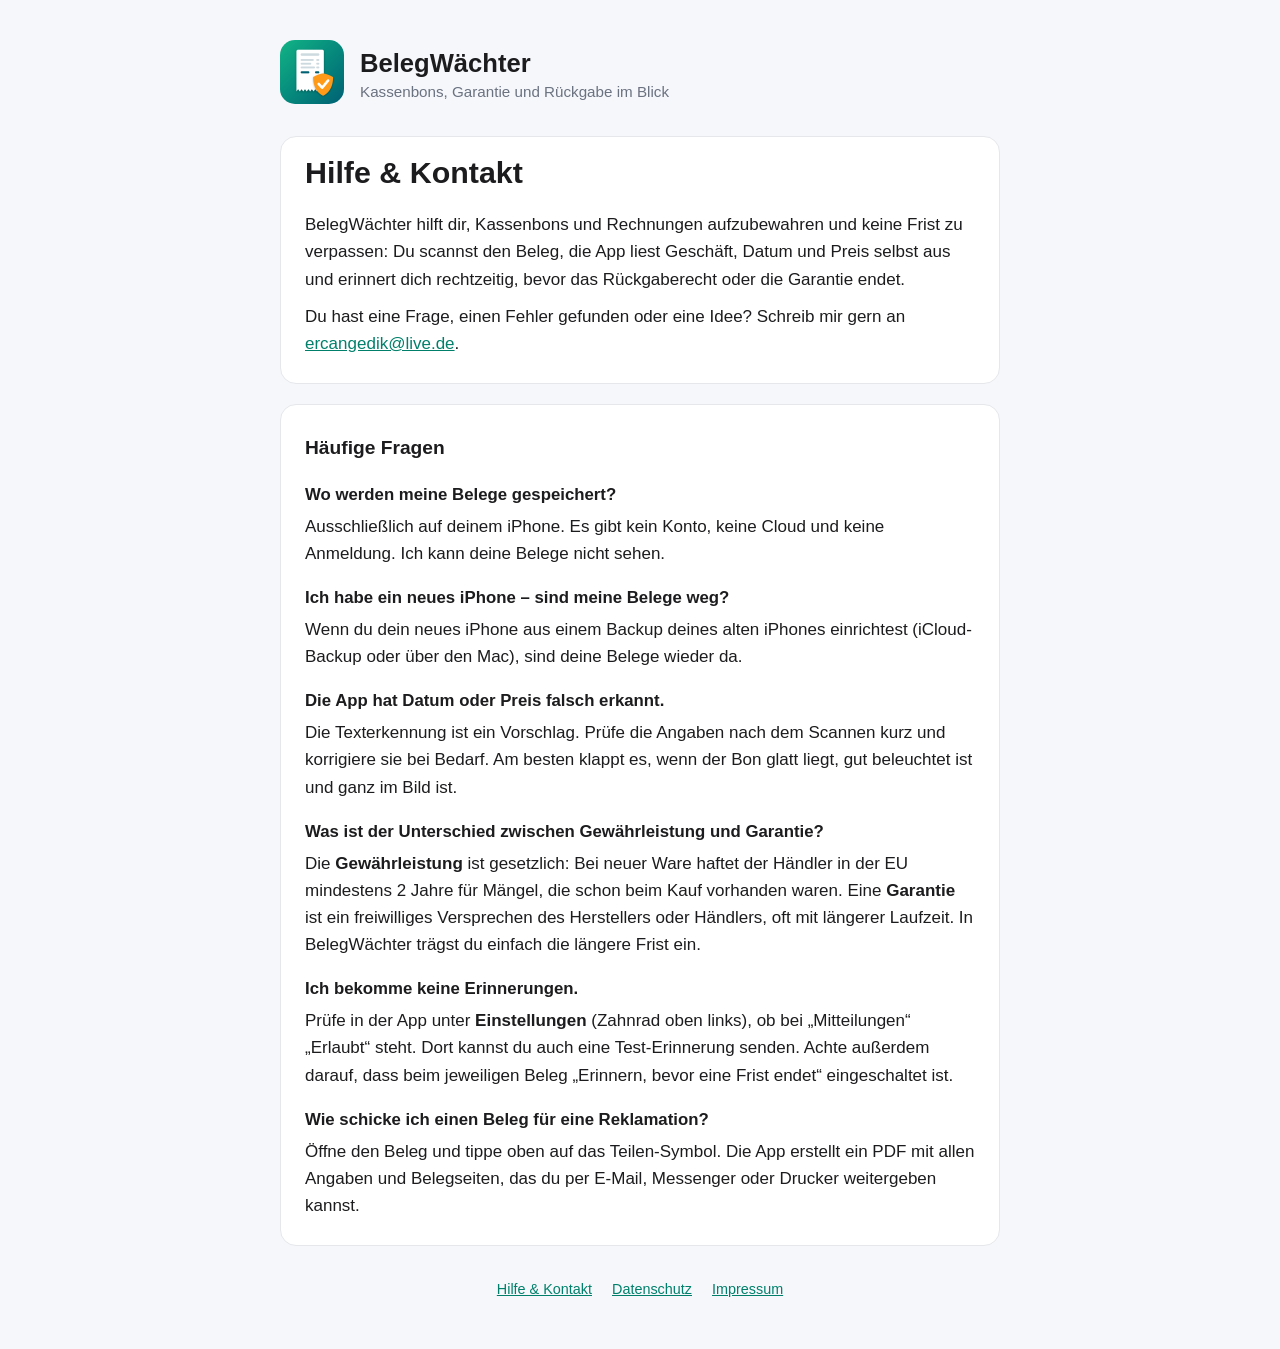
<file: index.html>
<!doctype html>
<html lang="de">
<head>
  <meta charset="utf-8">
  <meta name="viewport" content="width=device-width, initial-scale=1">
  <title>BelegWächter – Hilfe & Kontakt</title>
  <meta name="description" content="BelegWächter: Kassenbons scannen, Garantie und Rückgabefristen im Blick behalten. Hilfe, häufige Fragen und Kontakt.">
  <link rel="icon" href="symbol.png">
  <link rel="stylesheet" href="stil.css">
</head>
<body>
<main>
  <header>
    <a href="./"><img src="symbol.png" alt=""></a>
    <div>
      <a href="./" class="name">BelegWächter</a>
      <div class="unterzeile">Kassenbons, Garantie und Rückgabe im Blick</div>
    </div>
  </header>

  <section>
    <h1>Hilfe &amp; Kontakt</h1>
    <p>BelegWächter hilft dir, Kassenbons und Rechnungen aufzubewahren und keine Frist zu verpassen: Du scannst den Beleg, die App liest Geschäft, Datum und Preis selbst aus und erinnert dich rechtzeitig, bevor das Rückgaberecht oder die Garantie endet.</p>
    <p>Du hast eine Frage, einen Fehler gefunden oder eine Idee? Schreib mir gern an <a href="mailto:ercangedik@live.de">ercangedik@live.de</a>.</p>
  </section>

  <section>
    <h2>Häufige Fragen</h2>

    <h3>Wo werden meine Belege gespeichert?</h3>
    <p>Ausschließlich auf deinem iPhone. Es gibt kein Konto, keine Cloud und keine Anmeldung. Ich kann deine Belege nicht sehen.</p>

    <h3>Ich habe ein neues iPhone – sind meine Belege weg?</h3>
    <p>Wenn du dein neues iPhone aus einem Backup deines alten iPhones einrichtest (iCloud-Backup oder über den Mac), sind deine Belege wieder da.</p>

    <h3>Die App hat Datum oder Preis falsch erkannt.</h3>
    <p>Die Texterkennung ist ein Vorschlag. Prüfe die Angaben nach dem Scannen kurz und korrigiere sie bei Bedarf. Am besten klappt es, wenn der Bon glatt liegt, gut beleuchtet ist und ganz im Bild ist.</p>

    <h3>Was ist der Unterschied zwischen Gewährleistung und Garantie?</h3>
    <p>Die <strong>Gewährleistung</strong> ist gesetzlich: Bei neuer Ware haftet der Händler in der EU mindestens 2 Jahre für Mängel, die schon beim Kauf vorhanden waren. Eine <strong>Garantie</strong> ist ein freiwilliges Versprechen des Herstellers oder Händlers, oft mit längerer Laufzeit. In BelegWächter trägst du einfach die längere Frist ein.</p>

    <h3>Ich bekomme keine Erinnerungen.</h3>
    <p>Prüfe in der App unter <strong>Einstellungen</strong> (Zahnrad oben links), ob bei „Mitteilungen“ „Erlaubt“ steht. Dort kannst du auch eine Test-Erinnerung senden. Achte außerdem darauf, dass beim jeweiligen Beleg „Erinnern, bevor eine Frist endet“ eingeschaltet ist.</p>

    <h3>Wie schicke ich einen Beleg für eine Reklamation?</h3>
    <p>Öffne den Beleg und tippe oben auf das Teilen-Symbol. Die App erstellt ein PDF mit allen Angaben und Belegseiten, das du per E-Mail, Messenger oder Drucker weitergeben kannst.</p>
  </section>

  <footer>
    <a href="./">Hilfe &amp; Kontakt</a>
    <a href="datenschutz.html">Datenschutz</a>
    <a href="impressum.html">Impressum</a>
  </footer>
</main>
</body>
</html>
</file>
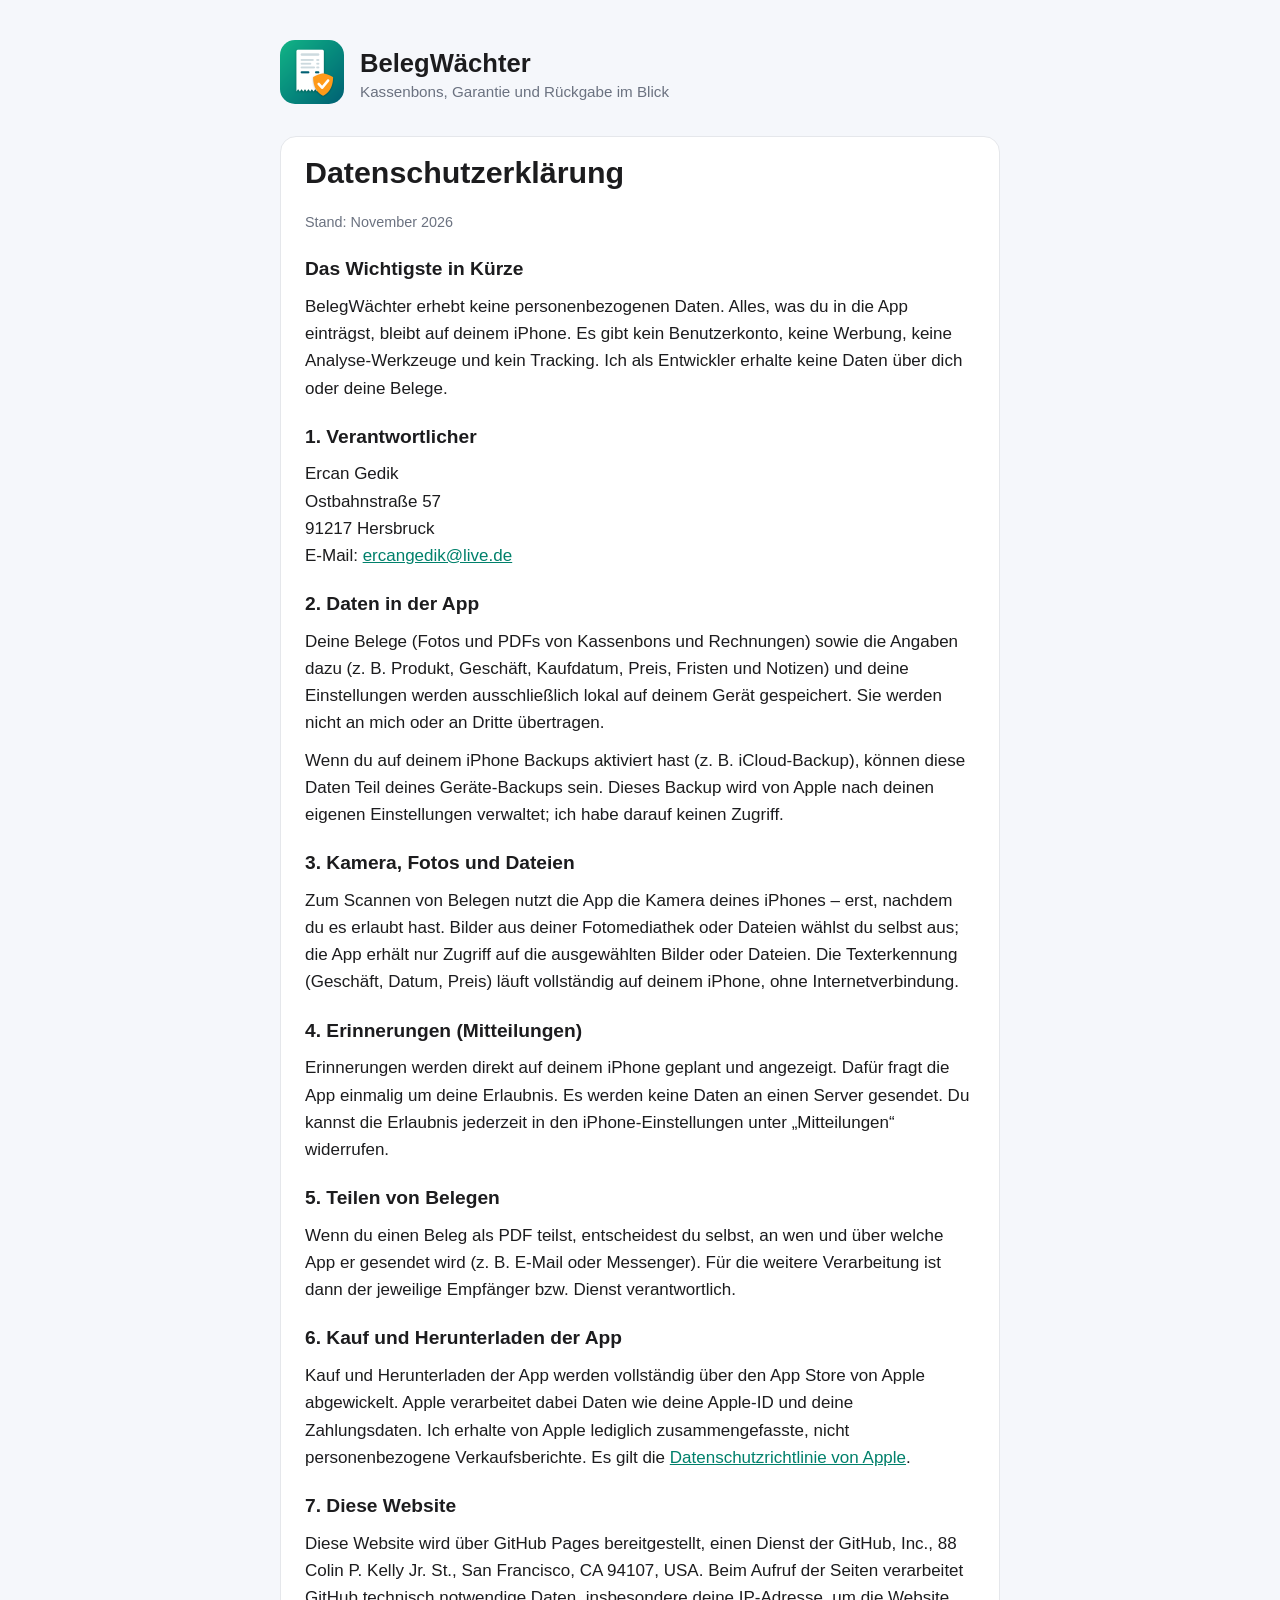
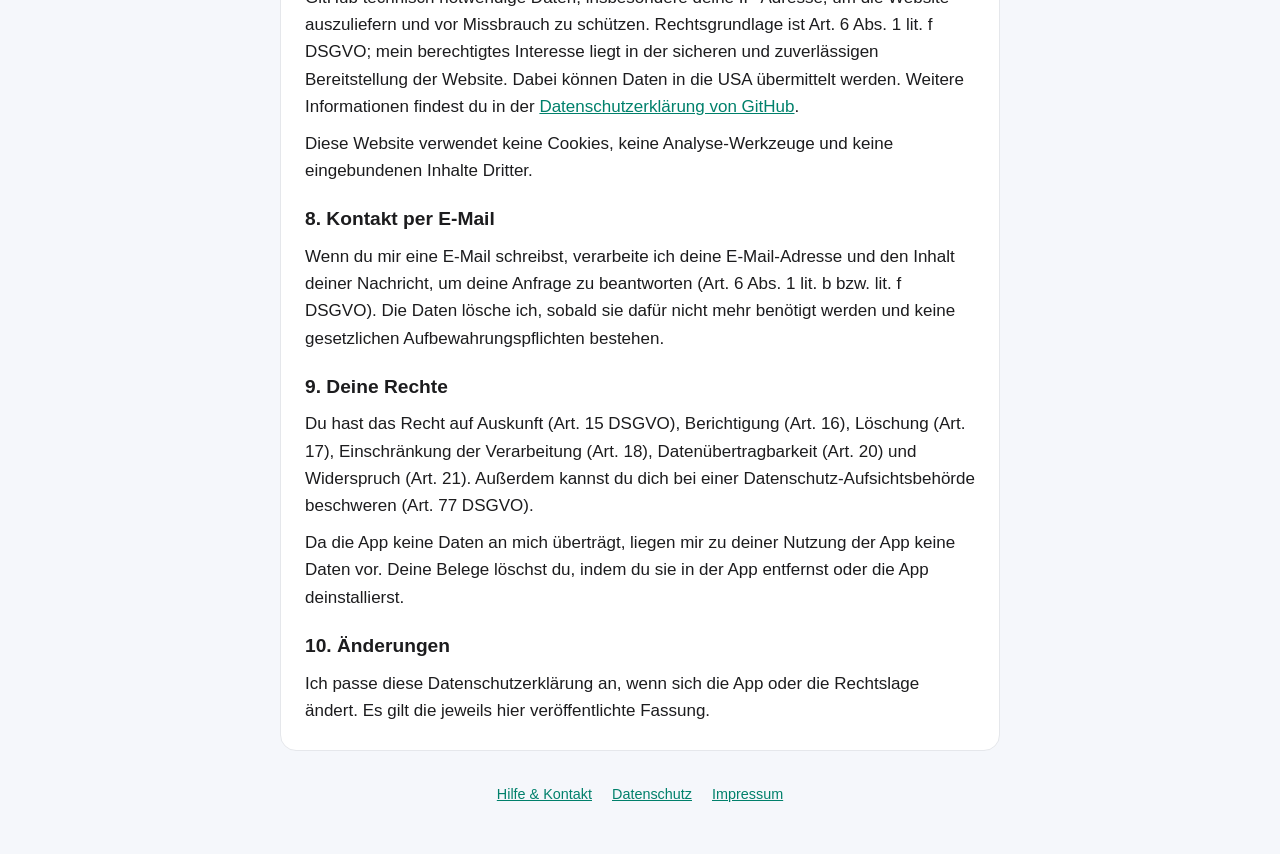
<file: datenschutz.html>
<!doctype html>
<html lang="de">
<head>
  <meta charset="utf-8">
  <meta name="viewport" content="width=device-width, initial-scale=1">
  <title>BelegWächter – Datenschutzerklärung</title>
  <link rel="icon" href="symbol.png">
  <link rel="stylesheet" href="stil.css">
</head>
<body>
<main>
  <header>
    <a href="./"><img src="symbol.png" alt=""></a>
    <div>
      <a href="./" class="name">BelegWächter</a>
      <div class="unterzeile">Kassenbons, Garantie und Rückgabe im Blick</div>
    </div>
  </header>

  <section>
    <h1>Datenschutzerklärung</h1>
    <p class="leise">Stand: November 2026</p>

    <h2>Das Wichtigste in Kürze</h2>
    <p>BelegWächter erhebt keine personenbezogenen Daten. Alles, was du in die App einträgst, bleibt auf deinem iPhone. Es gibt kein Benutzerkonto, keine Werbung, keine Analyse-Werkzeuge und kein Tracking. Ich als Entwickler erhalte keine Daten über dich oder deine Belege.</p>

    <h2>1. Verantwortlicher</h2>
    <p>
      Ercan Gedik<br>
      Ostbahnstraße 57<br>
      91217 Hersbruck<br>
      E-Mail: <a href="mailto:ercangedik@live.de">ercangedik@live.de</a>
    </p>

    <h2>2. Daten in der App</h2>
    <p>Deine Belege (Fotos und PDFs von Kassenbons und Rechnungen) sowie die Angaben dazu (z. B. Produkt, Geschäft, Kaufdatum, Preis, Fristen und Notizen) und deine Einstellungen werden ausschließlich lokal auf deinem Gerät gespeichert. Sie werden nicht an mich oder an Dritte übertragen.</p>
    <p>Wenn du auf deinem iPhone Backups aktiviert hast (z. B. iCloud-Backup), können diese Daten Teil deines Geräte-Backups sein. Dieses Backup wird von Apple nach deinen eigenen Einstellungen verwaltet; ich habe darauf keinen Zugriff.</p>

    <h2>3. Kamera, Fotos und Dateien</h2>
    <p>Zum Scannen von Belegen nutzt die App die Kamera deines iPhones – erst, nachdem du es erlaubt hast. Bilder aus deiner Fotomediathek oder Dateien wählst du selbst aus; die App erhält nur Zugriff auf die ausgewählten Bilder oder Dateien. Die Texterkennung (Geschäft, Datum, Preis) läuft vollständig auf deinem iPhone, ohne Internetverbindung.</p>

    <h2>4. Erinnerungen (Mitteilungen)</h2>
    <p>Erinnerungen werden direkt auf deinem iPhone geplant und angezeigt. Dafür fragt die App einmalig um deine Erlaubnis. Es werden keine Daten an einen Server gesendet. Du kannst die Erlaubnis jederzeit in den iPhone-Einstellungen unter „Mitteilungen“ widerrufen.</p>

    <h2>5. Teilen von Belegen</h2>
    <p>Wenn du einen Beleg als PDF teilst, entscheidest du selbst, an wen und über welche App er gesendet wird (z. B. E-Mail oder Messenger). Für die weitere Verarbeitung ist dann der jeweilige Empfänger bzw. Dienst verantwortlich.</p>

    <h2>6. Kauf und Herunterladen der App</h2>
    <p>Kauf und Herunterladen der App werden vollständig über den App Store von Apple abgewickelt. Apple verarbeitet dabei Daten wie deine Apple-ID und deine Zahlungsdaten. Ich erhalte von Apple lediglich zusammengefasste, nicht personenbezogene Verkaufsberichte. Es gilt die <a href="https://www.apple.com/de/legal/privacy/">Datenschutzrichtlinie von Apple</a>.</p>

    <h2>7. Diese Website</h2>
    <p>Diese Website wird über GitHub Pages bereitgestellt, einen Dienst der GitHub, Inc., 88 Colin P. Kelly Jr. St., San Francisco, CA 94107, USA. Beim Aufruf der Seiten verarbeitet GitHub technisch notwendige Daten, insbesondere deine IP-Adresse, um die Website auszuliefern und vor Missbrauch zu schützen. Rechtsgrundlage ist Art. 6 Abs. 1 lit. f DSGVO; mein berechtigtes Interesse liegt in der sicheren und zuverlässigen Bereitstellung der Website. Dabei können Daten in die USA übermittelt werden. Weitere Informationen findest du in der <a href="https://docs.github.com/de/site-policy/privacy-policies/github-general-privacy-statement">Datenschutzerklärung von GitHub</a>.</p>
    <p>Diese Website verwendet keine Cookies, keine Analyse-Werkzeuge und keine eingebundenen Inhalte Dritter.</p>

    <h2>8. Kontakt per E-Mail</h2>
    <p>Wenn du mir eine E-Mail schreibst, verarbeite ich deine E-Mail-Adresse und den Inhalt deiner Nachricht, um deine Anfrage zu beantworten (Art. 6 Abs. 1 lit. b bzw. lit. f DSGVO). Die Daten lösche ich, sobald sie dafür nicht mehr benötigt werden und keine gesetzlichen Aufbewahrungspflichten bestehen.</p>

    <h2>9. Deine Rechte</h2>
    <p>Du hast das Recht auf Auskunft (Art. 15 DSGVO), Berichtigung (Art. 16), Löschung (Art. 17), Einschränkung der Verarbeitung (Art. 18), Datenübertragbarkeit (Art. 20) und Widerspruch (Art. 21). Außerdem kannst du dich bei einer Datenschutz-Aufsichtsbehörde beschweren (Art. 77 DSGVO).</p>
    <p>Da die App keine Daten an mich überträgt, liegen mir zu deiner Nutzung der App keine Daten vor. Deine Belege löschst du, indem du sie in der App entfernst oder die App deinstallierst.</p>

    <h2>10. Änderungen</h2>
    <p>Ich passe diese Datenschutzerklärung an, wenn sich die App oder die Rechtslage ändert. Es gilt die jeweils hier veröffentlichte Fassung.</p>
  </section>

  <footer>
    <a href="./">Hilfe &amp; Kontakt</a>
    <a href="datenschutz.html">Datenschutz</a>
    <a href="impressum.html">Impressum</a>
  </footer>
</main>
</body>
</html>
</file>
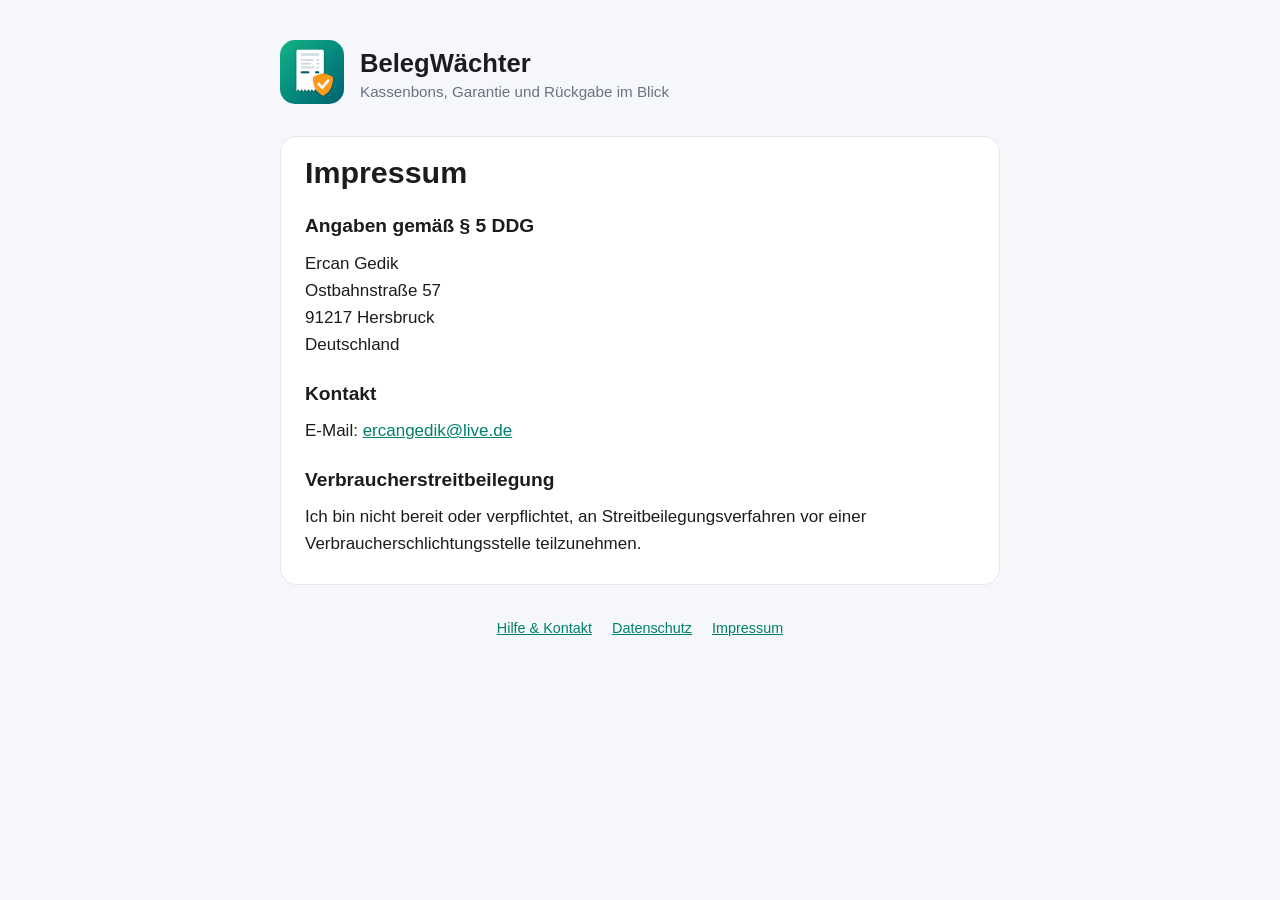
<file: impressum.html>
<!doctype html>
<html lang="de">
<head>
  <meta charset="utf-8">
  <meta name="viewport" content="width=device-width, initial-scale=1">
  <title>BelegWächter – Impressum</title>
  <link rel="icon" href="symbol.png">
  <link rel="stylesheet" href="stil.css">
</head>
<body>
<main>
  <header>
    <a href="./"><img src="symbol.png" alt=""></a>
    <div>
      <a href="./" class="name">BelegWächter</a>
      <div class="unterzeile">Kassenbons, Garantie und Rückgabe im Blick</div>
    </div>
  </header>

  <section>
    <h1>Impressum</h1>

    <h2>Angaben gemäß § 5 DDG</h2>
    <p>
      Ercan Gedik<br>
      Ostbahnstraße 57<br>
      91217 Hersbruck<br>
      Deutschland
    </p>

    <h2>Kontakt</h2>
    <p>E-Mail: <a href="mailto:ercangedik@live.de">ercangedik@live.de</a></p>

    <h2>Verbraucherstreitbeilegung</h2>
    <p>Ich bin nicht bereit oder verpflichtet, an Streitbeilegungsverfahren vor einer Verbraucherschlichtungsstelle teilzunehmen.</p>
  </section>

  <footer>
    <a href="./">Hilfe &amp; Kontakt</a>
    <a href="datenschutz.html">Datenschutz</a>
    <a href="impressum.html">Impressum</a>
  </footer>
</main>
</body>
</html>
</file>
<file: stil.css>
:root {
  --hintergrund: #f5f7fb;
  --karte: #ffffff;
  --text: #1c1c1e;
  --leise: #6b7280;
  --akzent: #00806b;
  --linie: #e5e7eb;
  color-scheme: light;
}

@media (prefers-color-scheme: dark) {
  :root {
    --hintergrund: #0f1115;
    --karte: #1a1d23;
    --text: #f2f2f7;
    --leise: #9ca3af;
    --akzent: #3fd0a8;
    --linie: #2c3038;
    color-scheme: dark;
  }
}

* { box-sizing: border-box; }

body {
  margin: 0;
  padding: 0 16px 48px;
  background: var(--hintergrund);
  color: var(--text);
  font: 17px/1.6 -apple-system, BlinkMacSystemFont, "Segoe UI", Roboto, Helvetica, Arial, sans-serif;
}

main { max-width: 720px; margin: 0 auto; }

header {
  display: flex;
  align-items: center;
  gap: 16px;
  padding: 40px 0 24px;
}

header img { width: 64px; height: 64px; border-radius: 15px; }
header a { color: inherit; text-decoration: none; }
header .name { font-size: 1.6rem; font-weight: 700; line-height: 1.2; }
header .unterzeile { color: var(--leise); font-size: 0.95rem; }

section {
  background: var(--karte);
  border: 1px solid var(--linie);
  border-radius: 16px;
  padding: 8px 24px 16px;
  margin-bottom: 20px;
}

h1 { font-size: 1.9rem; line-height: 1.25; margin: 8px 0 20px; }
h2 { font-size: 1.2rem; margin: 20px 0 8px; }
h3 { font-size: 1.05rem; margin: 18px 0 4px; }
p, li { margin: 0 0 10px; }
a { color: var(--akzent); }
.leise { color: var(--leise); font-size: 0.9rem; }

footer {
  display: flex;
  flex-wrap: wrap;
  gap: 8px 20px;
  justify-content: center;
  padding-top: 12px;
  font-size: 0.9rem;
}
</file>
